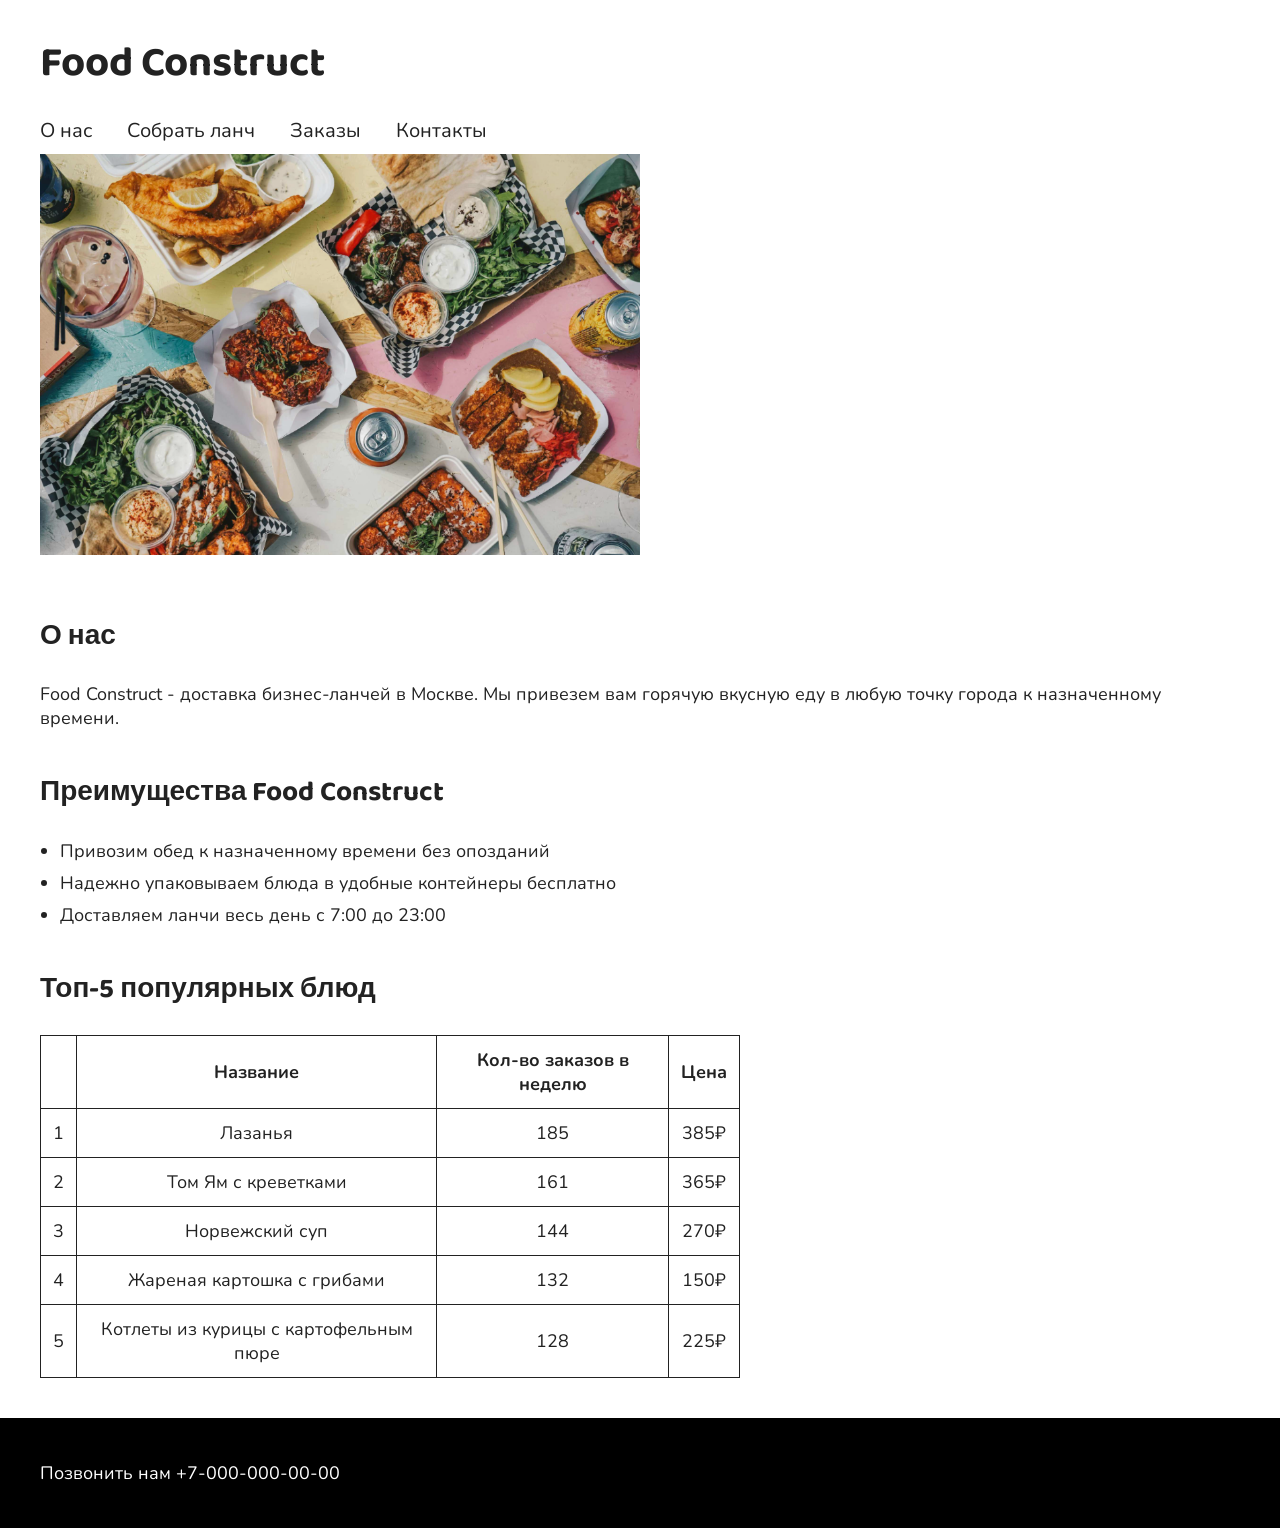
<file: lab1/index.html>
<!DOCTYPE html>
<html lang="ru">
<head>
<meta charset="UTF-8">
<title>Food Construct — доставка бизнес-ланчей</title>
<link href="https://fonts.googleapis.com/css2?family=Baloo+2:wght@700&family=Nunito&display=swap" rel="stylesheet">
<link rel="stylesheet" href="style.css">
</head>
<body>

<header>
  <h1>Food Construct</h1>
  <nav>
    <a href="#about">О нас</a>
    <a href="#build">Собрать ланч</a>
    <a href="#orders">Заказы</a>
    <a href="#contacts">Контакты</a>
  </nav>
</header>

<main>

  <img src="lunchboxes.png" alt="Еда на столе">

  <section id="about">
    <h2>О нас</h2>
    <p>Food Construct - доставка бизнес-ланчей в Москве. Мы привезем вам горячую вкусную еду в любую точку города к назначенному времени.</p>
  </section>

  <section id="advantages">
    <h2>Преимущества Food Construct</h2>
    <ul>
      <li>Привозим обед к назначенному времени без опозданий</li>
      <li>Надежно упаковываем блюда в удобные контейнеры бесплатно</li>
      <li>Доставляем ланчи весь день с 7:00 до 23:00</li>
    </ul>
  </section>

  <section id="dishes">
    <h2>Топ-5 популярных блюд</h2>
    <table>
      <tr>
        <th></th>
        <th>Название</th>
        <th>Кол-во заказов в неделю</th>
        <th>Цена</th>
      </tr>
      <tr>
        <td>1</td>
        <td>Лазанья</td>
        <td>185</td>
        <td>385₽</td>
      </tr>
      <tr>
        <td>2</td>
        <td>Том Ям с креветками</td>
        <td>161</td>
        <td>365₽</td>
      </tr>
      <tr>
        <td>3</td>
        <td>Норвежский суп</td>
        <td>144</td>
        <td>270₽</td>
      </tr>
      <tr>
        <td>4</td>
        <td>Жареная картошка с грибами</td>
        <td>132</td>
        <td>150₽</td>
      </tr>
      <tr>
        <td>5</td>
        <td>Котлеты из курицы с картофельным пюре</td>
        <td>128</td>
        <td>225₽</td>
      </tr>
    </table>
  </section>

</main>

<footer id="contacts">
  <p>Позвонить нам <a href="tel:+70000000000">+7-000-000-00-00</a></p>
</footer>

</body>
</html>
</file>
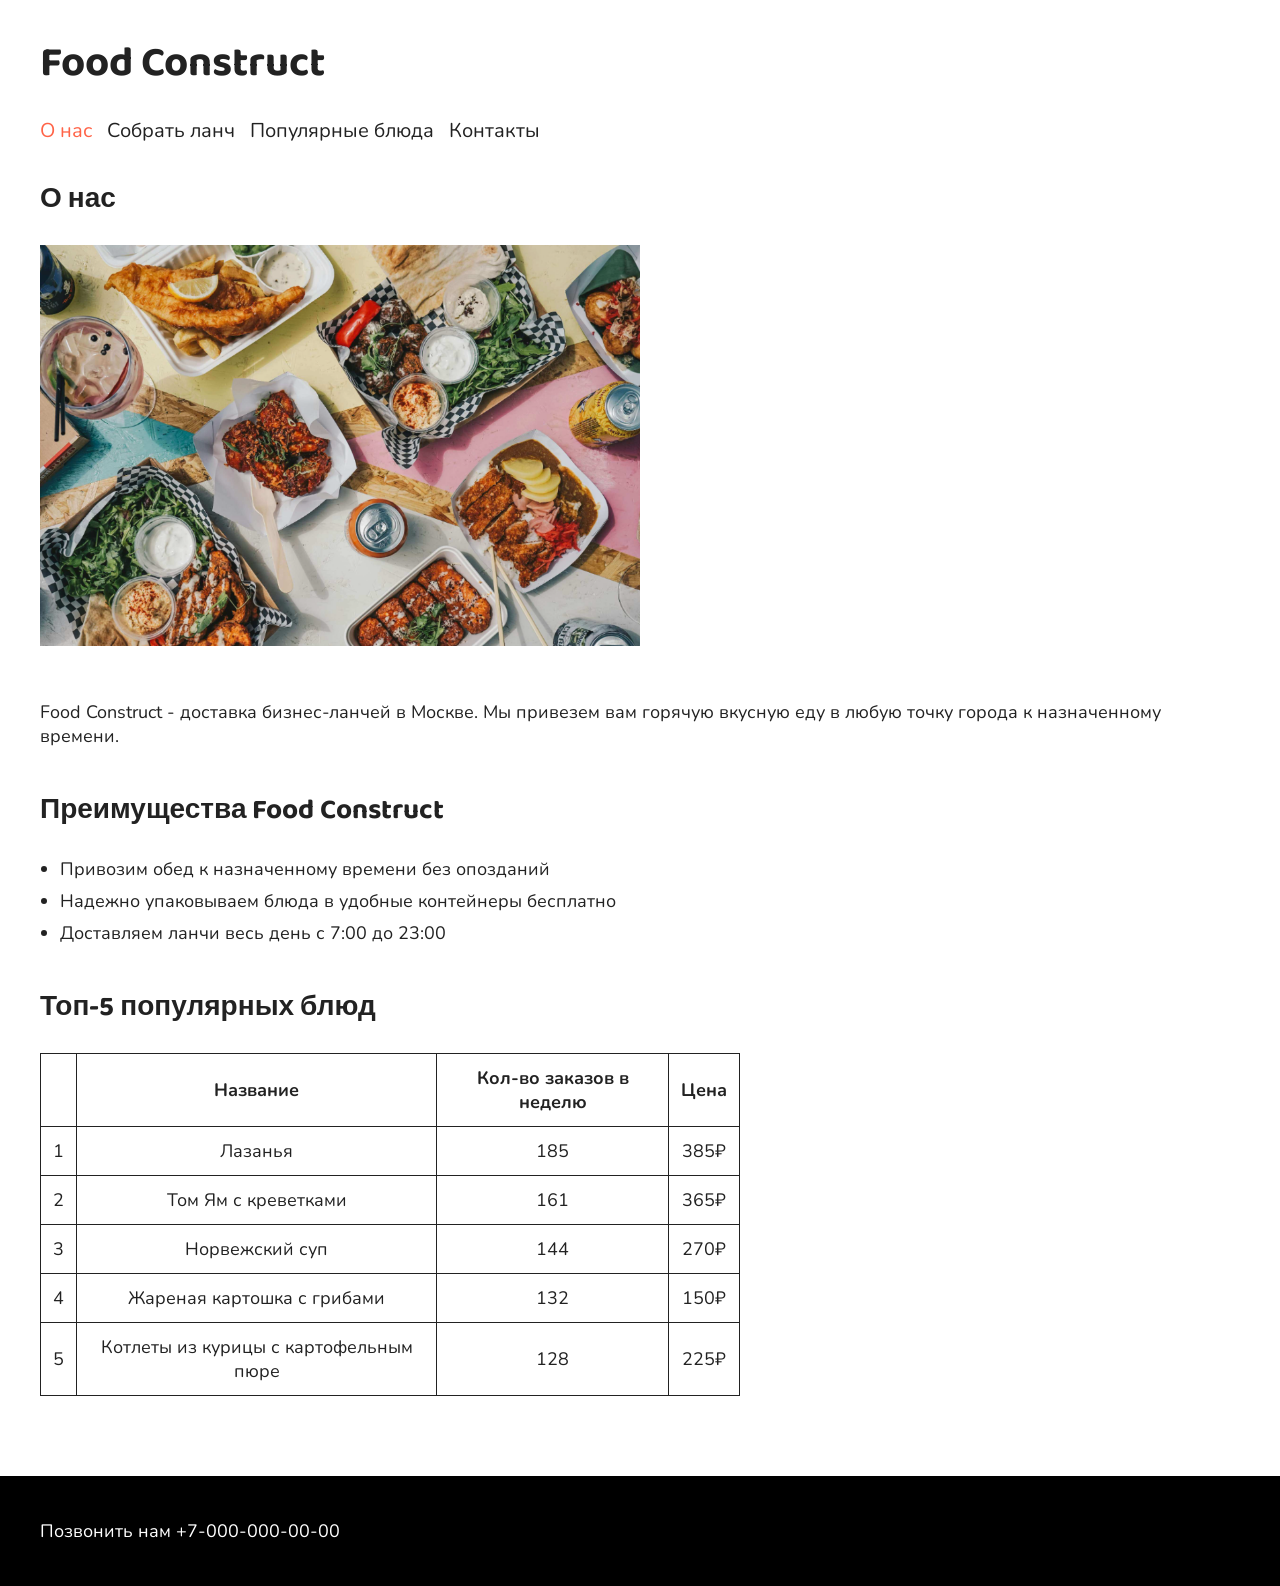
<file: lab2/index.html>
<!DOCTYPE html>
<html lang="ru">
<head>
<meta charset="UTF-8">
<meta name="viewport" content="width=device-width, initial-scale=1">
<title>Food Construct — доставка бизнес-ланчей</title>
<link href="https://fonts.googleapis.com/css2?family=Baloo+2:wght@700&amp;family=Nunito&amp;display=swap" rel="stylesheet">
<link rel="stylesheet" href="style.css">
</head>
<body>

<header>
  <h1>Food Construct</h1>
  <nav>
    <a id="active" aria-current="page" href="index.html">О нас</a>
    <a href="lunch.html">Собрать ланч</a>
    <a href="#dishes">Популярные блюда</a>
    <a href="#contacts">Контакты</a>
  </nav>
</header>

<main>

  <section id="about">
    <h2>О нас</h2>
    <img class="about-photo" src="lunchboxes.png" alt="Еда на столе">
    <p>Food Construct - доставка бизнес-ланчей в Москве. Мы привезем вам горячую вкусную еду в любую точку города к назначенному времени.</p>
  </section>

  <section id="advantages">
    <h2>Преимущества Food Construct</h2>
    <ul>
      <li>Привозим обед к назначенному времени без опозданий</li>
      <li>Надежно упаковываем блюда в удобные контейнеры бесплатно</li>
      <li>Доставляем ланчи весь день с 7:00 до 23:00</li>
    </ul>
  </section>

  <section id="dishes">
    <h2>Топ-5 популярных блюд</h2>
    <table>
      <tr>
        <th></th>
        <th>Название</th>
        <th>Кол-во заказов в неделю</th>
        <th>Цена</th>
      </tr>
      <tr>
        <td>1</td>
        <td>Лазанья</td>
        <td>185</td>
        <td>385₽</td>
      </tr>
      <tr>
        <td>2</td>
        <td>Том Ям с креветками</td>
        <td>161</td>
        <td>365₽</td>
      </tr>
      <tr>
        <td>3</td>
        <td>Норвежский суп</td>
        <td>144</td>
        <td>270₽</td>
      </tr>
      <tr>
        <td>4</td>
        <td>Жареная картошка с грибами</td>
        <td>132</td>
        <td>150₽</td>
      </tr>
      <tr>
        <td>5</td>
        <td>Котлеты из курицы с картофельным пюре</td>
        <td>128</td>
        <td>225₽</td>
      </tr>
    </table>
  </section>

</main>

<footer id="contacts">
  <p>Позвонить нам <a href="tel:+70000000000">+7-000-000-00-00</a></p>
</footer>

</body>
</html>
</file>
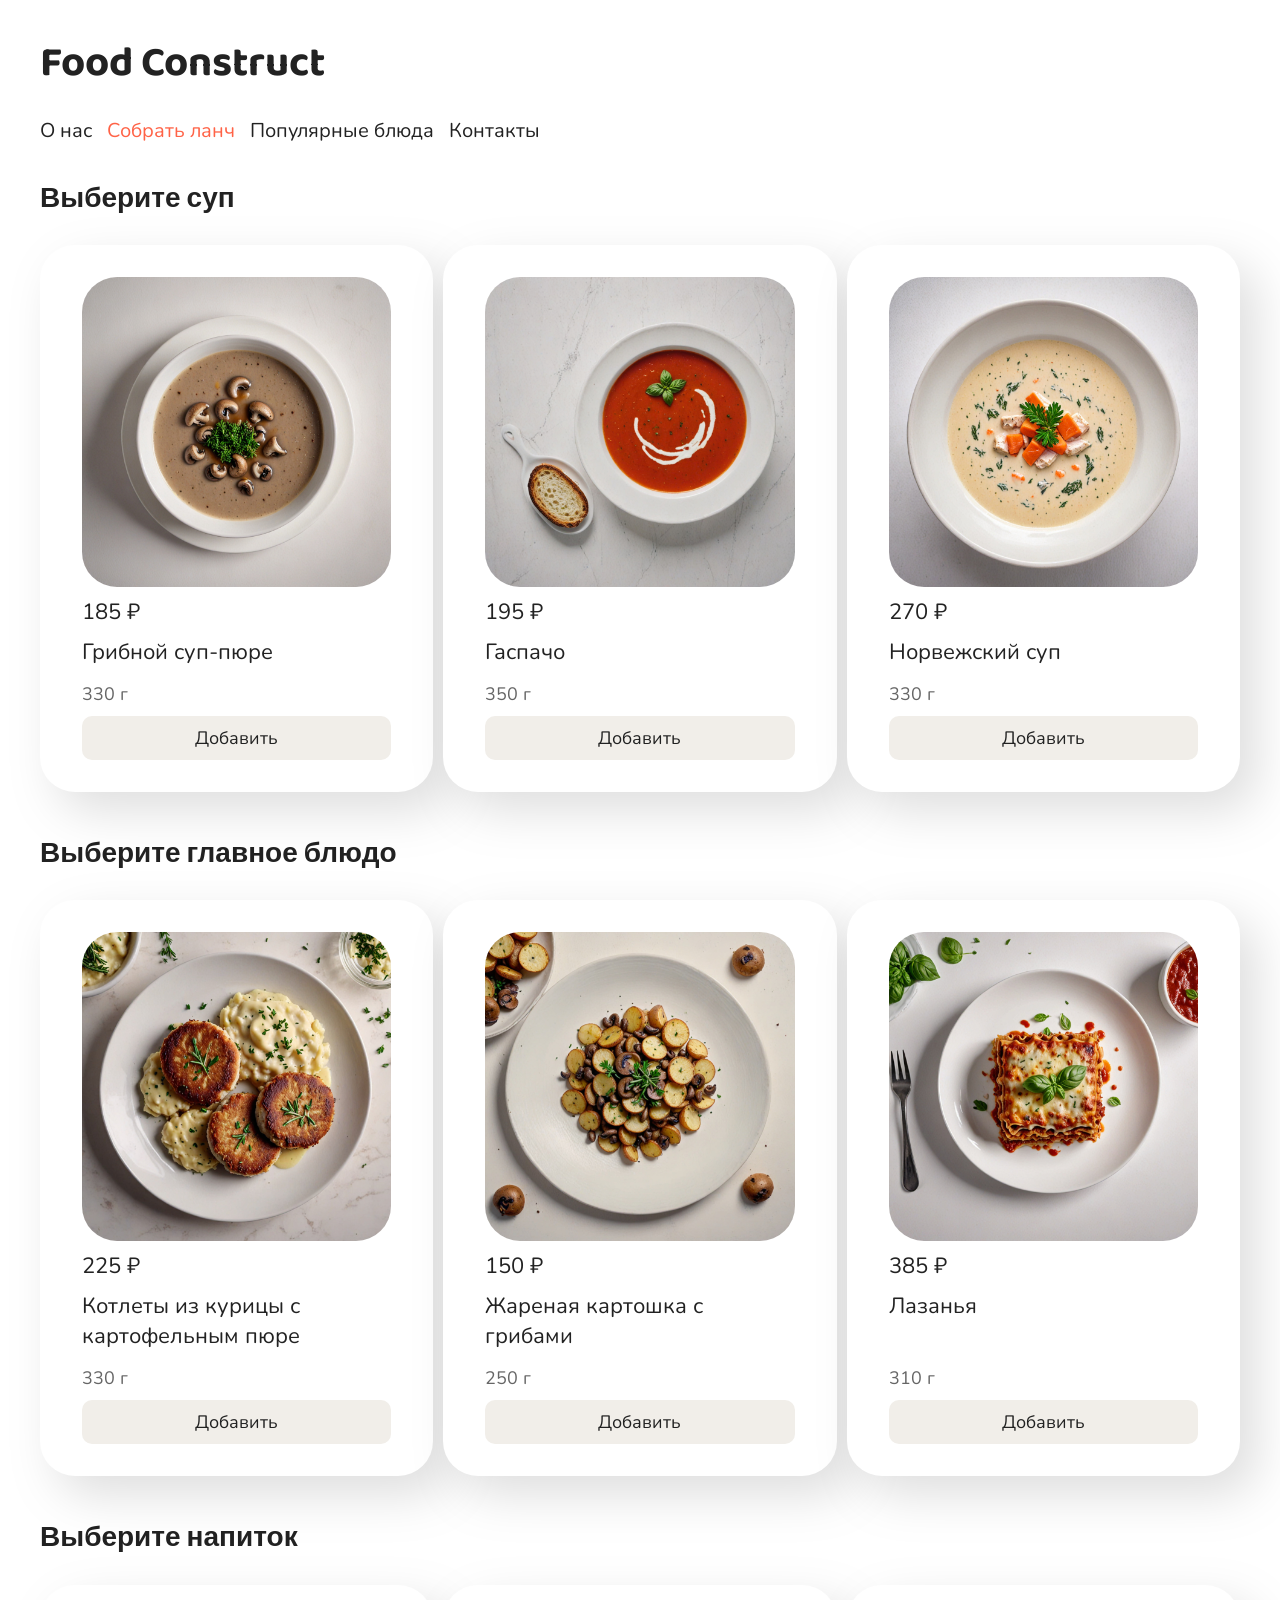
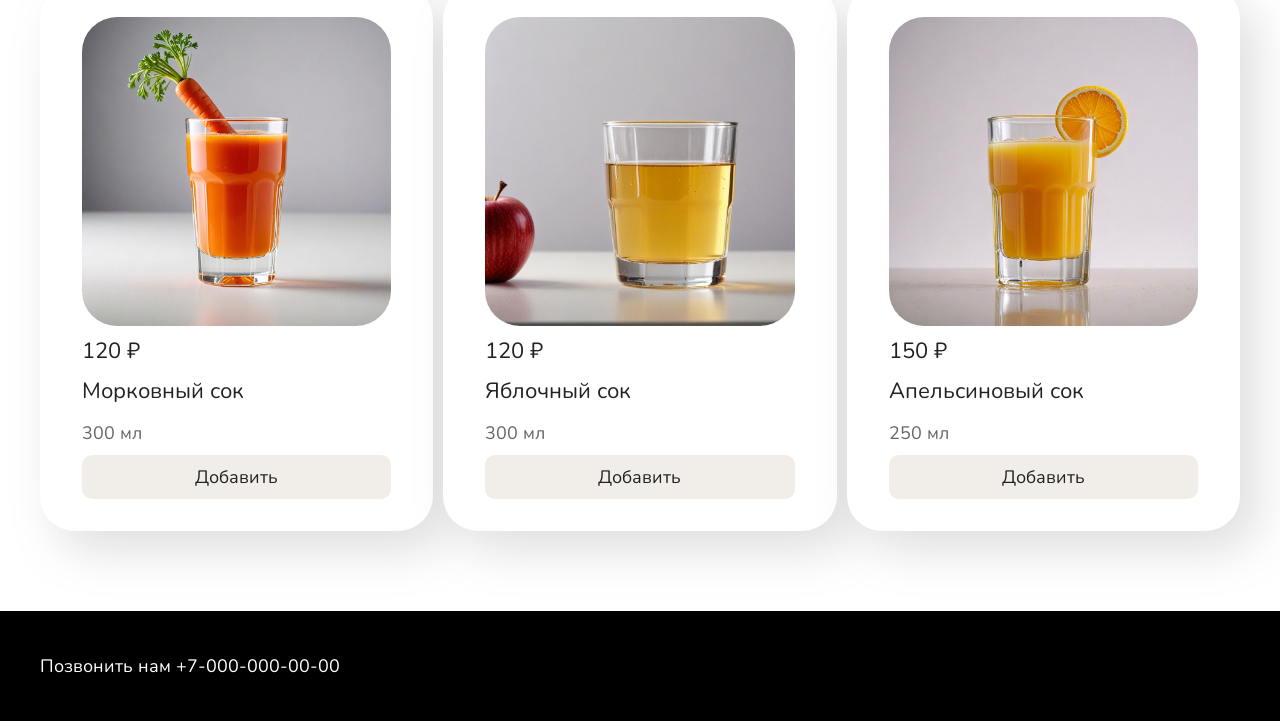
<file: lab2/lunch.html>
<!DOCTYPE html>
<html lang="ru">
<head>
  <meta charset="UTF-8">
  <meta name="viewport" content="width=device-width, initial-scale=1">
  <title>Собрать ланч — Food Construct</title>
  <link href="https://fonts.googleapis.com/css2?family=Baloo+2:wght@700&amp;family=Nunito&amp;display=swap" rel="stylesheet">
  <link rel="stylesheet" href="style.css">
  <link rel="stylesheet" href="lunch.css">
</head>
<body>
  <header>
    <h1>Food Construct</h1>
    <nav>
      <a href="index.html">О нас</a>
      <a href="lunch.html" id="active" aria-current="page">Собрать ланч</a>
      <a href="index.html#dishes">Популярные блюда</a>
      <a href="#contacts">Контакты</a>
    </nav>
  </header>
  <main>
    <section class="menu-section">
      <h2>Выберите суп</h2>
      <div class="dish-grid">
        <div class="dish-card">
          <img src="menu/soups/mushroom_soup.jpg" alt="Грибной суп-пюре">
          <p class="dish-price">185 ₽</p>
          <p class="dish-name">Грибной суп-пюре</p>
          <p class="dish-weight">330 г</p>
          <button type="button">Добавить</button>
        </div>
        <div class="dish-card">
          <img src="menu/soups/gazpacho.jpg" alt="Гаспачо">
          <p class="dish-price">195 ₽</p>
          <p class="dish-name">Гаспачо</p>
          <p class="dish-weight">350 г</p>
          <button type="button">Добавить</button>
        </div>
        <div class="dish-card">
          <img src="menu/soups/norwegian_soup.jpg" alt="Норвежский суп">
          <p class="dish-price">270 ₽</p>
          <p class="dish-name">Норвежский суп</p>
          <p class="dish-weight">330 г</p>
          <button type="button">Добавить</button>
        </div>
      </div>
    </section>
    <section class="menu-section">
      <h2>Выберите главное блюдо</h2>
      <div class="dish-grid">
        <div class="dish-card">
          <img src="menu/main_course/chickencutletsandmashedpotatoes.jpg" alt="Котлеты из курицы с картофельным пюре">
          <p class="dish-price">225 ₽</p>
          <p class="dish-name">Котлеты из курицы с картофельным пюре</p>
          <p class="dish-weight">330 г</p>
          <button type="button">Добавить</button>
        </div>
        <div class="dish-card">
          <img src="menu/main_course/friedpotatoeswithmushrooms1.jpg" alt="Жареная картошка с грибами">
          <p class="dish-price">150 ₽</p>
          <p class="dish-name">Жареная картошка с грибами</p>
          <p class="dish-weight">250 г</p>
          <button type="button">Добавить</button>
        </div>
        <div class="dish-card">
          <img src="menu/main_course/lasagna.jpg" alt="Лазанья">
          <p class="dish-price">385 ₽</p>
          <p class="dish-name">Лазанья</p>
          <p class="dish-weight">310 г</p>
          <button type="button">Добавить</button>
        </div>
      </div>
    </section>
    <section class="menu-section">
      <h2>Выберите напиток</h2>
      <div class="dish-grid">
        <div class="dish-card">
          <img src="menu/beverages/carrotjuice.jpg" alt="Морковный сок">
          <p class="dish-price">120 ₽</p>
          <p class="dish-name">Морковный сок</p>
          <p class="dish-weight">300 мл</p>
          <button type="button">Добавить</button>
        </div>
        <div class="dish-card">
          <img src="menu/beverages/applejuice.jpg" alt="Яблочный сок">
          <p class="dish-price">120 ₽</p>
          <p class="dish-name">Яблочный сок</p>
          <p class="dish-weight">300 мл</p>
          <button type="button">Добавить</button>
        </div>
        <div class="dish-card">
          <img src="menu/beverages/orangejuice.jpg" alt="Апельсиновый сок">
          <p class="dish-price">150 ₽</p>
          <p class="dish-name">Апельсиновый сок</p>
          <p class="dish-weight">250 мл</p>
          <button type="button">Добавить</button>
        </div>
      </div>
    </section>
  </main>
  <footer id="contacts">
    <p>Позвонить нам <a href="tel:+70000000000">+7-000-000-00-00</a></p>
  </footer>
</body>
</html>
</file>
<file: lab1/style.css>
* {
  box-sizing: border-box;
}

body {
  margin: 0;
  padding: 0;
  font-family: 'Nunito';
  font-size: 18px;
  color: #222222;
}

header {
  padding: 30px 40px 10px 40px;
}

header h1 {
  font-family: 'Baloo 2';
  font-size: 42px;
  margin: 0 0 20px 0;
}

nav a {
  color: #222222;
  text-decoration: none;
  font-size: 20px;
  margin-right: 30px;
}

nav a:hover {
  color: #888888;
}

main {
  padding: 0 40px;
}

img {
  width: 50%;
  height: auto;
  margin-bottom: 30px;
}

section {
  margin-bottom: 40px;
}

h2 {
  font-family: 'Baloo 2', sans-serif;
  font-size: 28px;
}

ul {
  padding-left: 20px;
}

li {
  margin-bottom: 8px;
}

table {
  width: 100%;
  max-width: 700px;
  border-collapse: collapse;
}

th, td {
  border: 1px solid #222222;
  padding: 12px;
  text-align: center;
}

footer {
  background-color: black;
  color: white;
  padding: 25px 40px;
  margin-top: 40px;
}

footer a {
  color: white;
  text-decoration: none;
}
</file>
<file: lab2/style.css>
* {
  box-sizing: border-box;
}

body {
  margin: 0;
  padding: 0;
  font-family: 'Nunito', sans-serif;
  font-size: 18px;
  color: #222222;
}

header {
  padding: 30px 40px 10px 40px;
}

header h1 {
  font-family: 'Baloo 2', sans-serif;
  font-size: 42px;
  margin: 0 0 20px 0;
}

nav a {
  color: #222222;
  text-decoration: none;
  font-size: 20px;

}

nav a:hover {
  color: tomato;
}

main {
  padding: 0 40px;
}

.about-photo {
  width: 50%;
  height: auto;
  margin-bottom: 30px;
}

section {
  margin-bottom: 40px;
}

h2 {
  font-family: 'Baloo 2', sans-serif;
  font-size: 28px;
}

ul {
  padding-left: 20px;
}

li {
  margin-bottom: 8px;
}

table {
  width: 100%;
  max-width: 700px;
  border-collapse: collapse;
}

th, td {
  border: 1px solid #222222;
  padding: 12px;
  text-align: center;
}

footer {
  background-color: black;
  color: white;
  padding: 25px 40px;
  margin-top: 40px;
}

footer a {
  color: white;
  text-decoration: none;
}

body {
  min-height: 100vh;
  display: flex;
  flex-direction: column;
}

main {
  flex: 1;
}

nav {
  display: flex;
  flex-wrap: wrap;
  gap: 15px;
}

#active {
  color: tomato;
}

@media (max-width: 800px) {
  nav {
    justify-content: space-between;
  }

  .about-photo {
    width: 500px;
    max-width: 100%;
  }
}

@media (max-width: 600px) {
  header h1 {
    text-align: center;
  }

  nav {
    flex-direction: column;
    align-items: center;
  }

  nav a {
    font-size: 24px;
  }

  .about-photo {
    width: 100%;
  }

  table {
    font-size: 16px;
  }

  header, main, footer {
    padding-inline: 16px;
  }
}

@media (max-width: 400px) {
  table {
    font-size: 14px;
  }

  th, td {
    padding: 5px;
    overflow-wrap: anywhere;
  }
}
</file>
<file: lab2/lunch.css>
.dish-grid {
  display: grid;
  grid-template-columns: repeat(3, minmax(0, 1fr));
  gap: 10px;
}

.dish-card {
  display: flex;
  flex-direction: column;
  padding: 30px 40px;
  border: 2px solid transparent;
  border-radius: 35px;
  background: white;
  filter: drop-shadow(17px 19px 24px rgba(0, 0, 0, 0.13));
  cursor: pointer;
}

.dish-card:hover,
.dish-card:focus-within {
  border-color: tomato;
}

.dish-card:hover button,
.dish-card:focus-within button {
  background-color: tomato;
}

.dish-card img {
  display: block;
  width: 100%;
  aspect-ratio: 1 / 1;
  object-fit: cover;
  border-radius: 35px;
}

.dish-price,
.dish-name {
  font-size: 22px;
  margin: 10px 0 0;
}

.dish-weight {
  margin: auto 0 0;
  padding-top: 15px;
  color: #666;
}

.dish-card button {
  margin-top: 10px;
  padding: 10px 30px;
  border: 0;
  border-radius: 10px;
  background-color: #f1eee9;
  color: #222;
  font: inherit;
  cursor: pointer;
}

@media (max-width: 800px) {
  .dish-grid {
    grid-template-columns: repeat(2, minmax(0, 1fr));
  }
}

@media (max-width: 600px) {
  .menu-section h2 {
    text-align: center;
  }

  .dish-grid {
    grid-template-columns: 1fr;
  }
}
</file>
